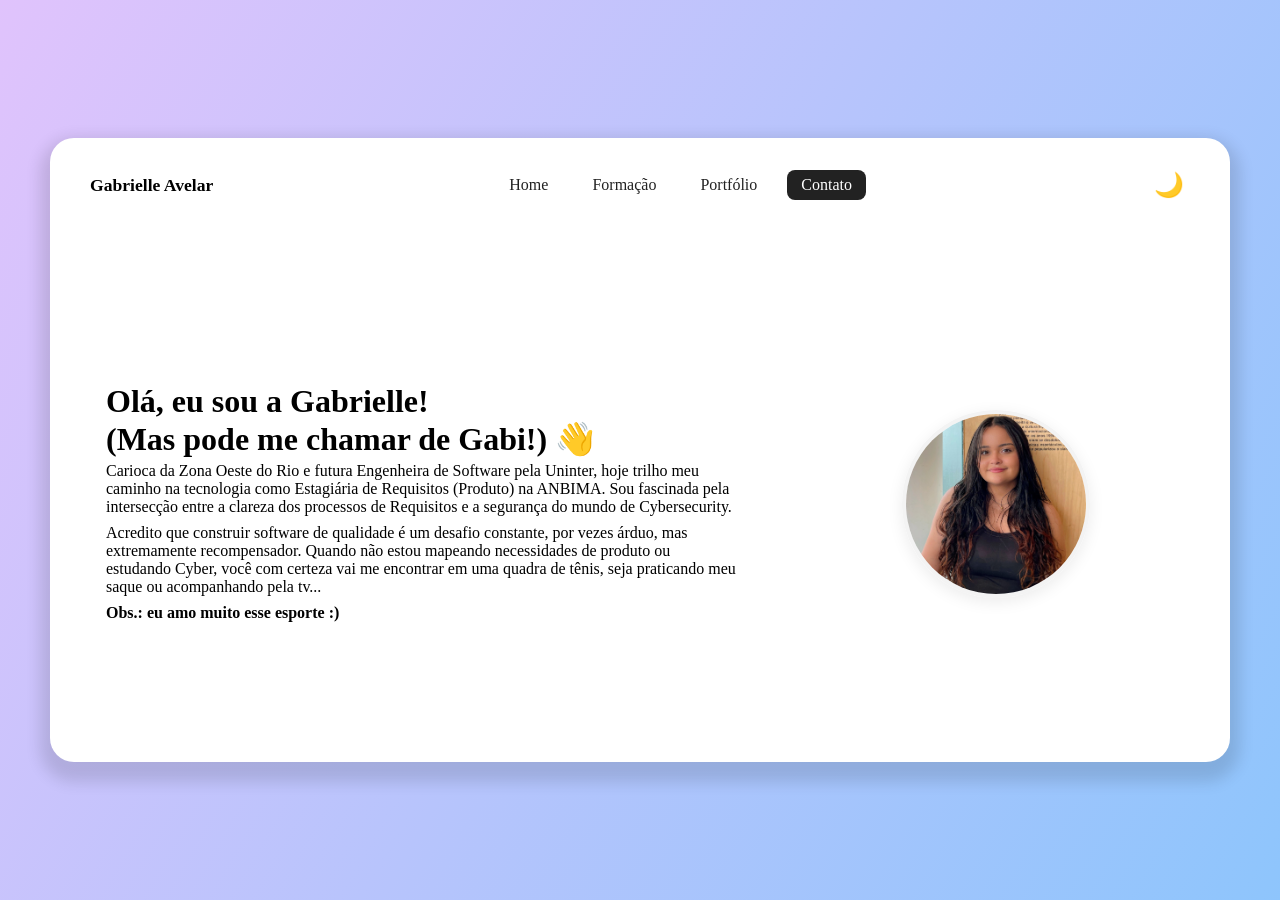
<file: index.html>
<!DOCTYPE html>
<html lang="pt-BR">
<head>
    <meta charset="UTF-8">
    <meta name="viewport" content="width=device-width, initial-scale=1.0">
    <title>Portfólio pessoal - Gabrielle Avelar</title>
    <link rel="stylesheet" href="css/style.css">
</head>
<body>

<!-- Container principal da página -->
<div class="container">

    <!-- Cabeçalho com nome e navegação -->
    <div class="header">
        <span class="nome">Gabrielle Avelar</span>
        <div class="links">
            <a href="index.html">Home</a>
            <a href="formacao.html">Formação</a>
            <a href="portfolio.html">Portfólio</a>
            <a href="contato.html" class="contato">Contato</a>
        </div>
        <button id="theme-toggle">🌙</button>
        <button id="menu-toggle" class="menu-btn">☰</button>
    </div>
    
    <!-- Seção principal com apresentação e foto -->
    <div class="perfil-row">
        <div class="conteudo-perfil">
            <h1>Olá, eu sou a Gabrielle! <br> (Mas pode me chamar de Gabi!) &#128075;</h1>
            
            <p>Carioca da Zona Oeste do Rio e futura Engenheira de Software pela Uninter, hoje trilho meu caminho na tecnologia como Estagiária de Requisitos (Produto) na ANBIMA. Sou fascinada pela intersecção entre a clareza dos processos de Requisitos e a segurança do mundo de Cybersecurity.</p>

            <p>Acredito que construir software de qualidade é um desafio constante, por vezes árduo, mas extremamente recompensador. Quando não estou mapeando necessidades de produto ou estudando Cyber, você com certeza vai me encontrar em uma quadra de tênis, seja praticando meu saque ou acompanhando pela tv...</p>

            <p><strong>Obs.: eu amo muito esse esporte :)</strong></p>
        </div>
        <div class="conteudo-perfil-imagem">
            <img src="imagens/html/1000002217.jpg" alt="Foto de perfil de Gabrielle Avelar">
        </div>
    </div>

</div>

<script src="js/script.js"></script>
</body>
</html>
</file>
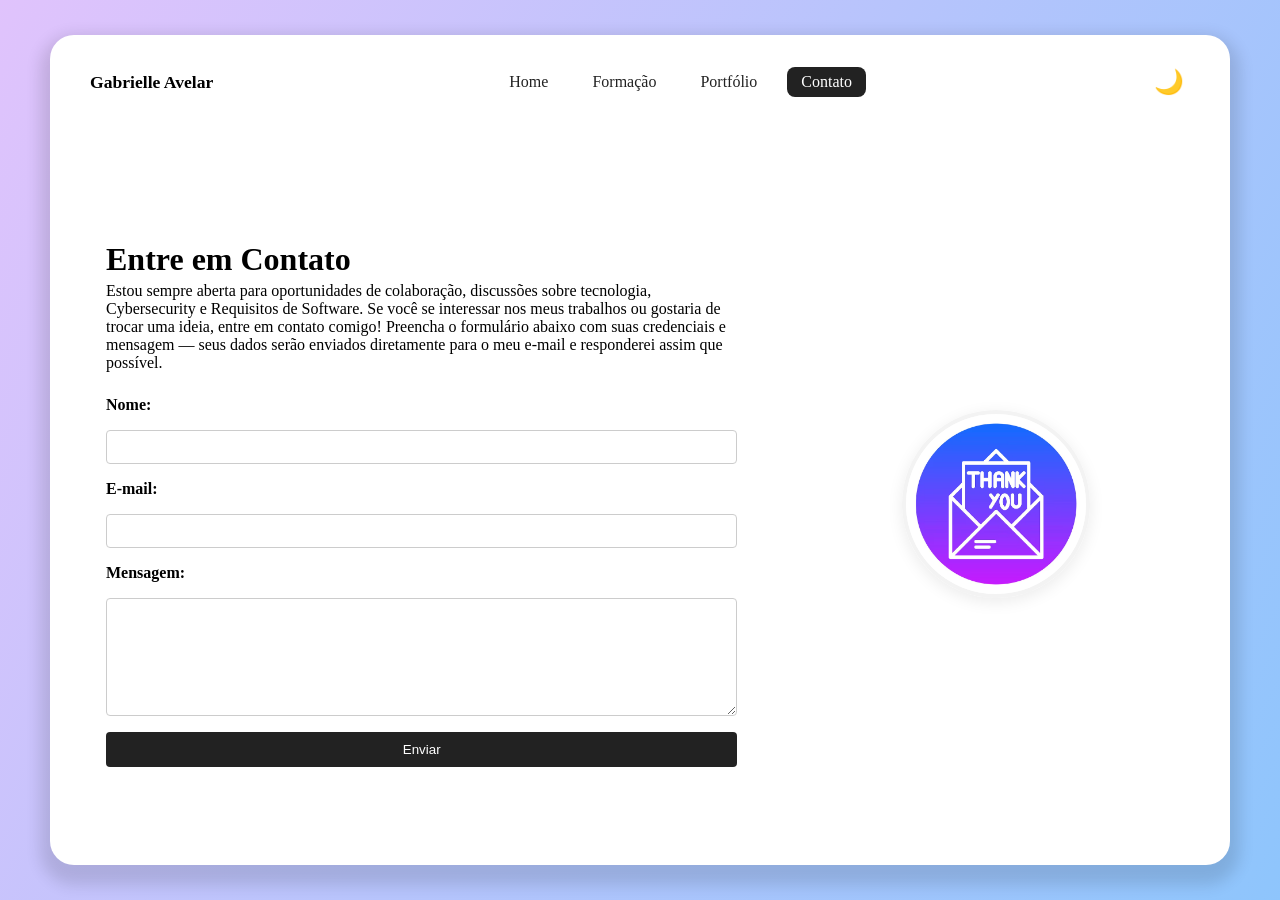
<file: contato.html>
<!DOCTYPE html>
<html lang="pt-BR">
<head>
    <meta charset="UTF-8">
    <meta name="viewport" content="width=device-width, initial-scale=1.0">
    <title>Contato - Gabrielle Avelar</title>
    <link rel="stylesheet" href="css/style.css">
</head>
<body>

<!-- Container principal da página -->
<div class="container">

    <!-- Cabeçalho com nome e navegação -->
    <div class="header">
        <span class="nome">Gabrielle Avelar</span>
        <div class="links">
            <a href="index.html">Home</a>
            <a href="formacao.html">Formação</a>
            <a href="portfolio.html">Portfólio</a>
            <a href="contato.html" class="contato">Contato</a>
        </div>
        <button id="theme-toggle">🌙</button>
        <button id="menu-toggle" class="menu-btn">☰</button>
    </div>
    
    <!-- Seção principal com formulário e imagem -->
    <div class="perfil-row">
        <div class="conteudo-perfil">
            <h1>Entre em Contato</h1>
            <p>Estou sempre aberta para oportunidades de colaboração, discussões sobre tecnologia, Cybersecurity e Requisitos de Software. Se você se interessar nos meus trabalhos ou gostaria de trocar uma ideia, entre em contato comigo! Preencha o formulário abaixo com suas credenciais e mensagem — seus dados serão enviados diretamente para o meu e-mail e responderei assim que possível.</p>
            
            <!-- Formulário de contato -->
            <form id="contact-form">
                <label for="nome">Nome:</label>
                <input type="text" id="nome" name="nome" required>
                
                <label for="email">E-mail:</label>
                <input type="email" id="email" name="email" required>
                
                <label for="mensagem">Mensagem:</label>
                <textarea id="mensagem" name="mensagem" required></textarea>
                
                <button type="submit">Enviar</button>
            </form>
        </div>
        <div class="conteudo-perfil-imagem">
            <img src="imagens/html/Captura de tela 2026-03-21 234036.png" alt="Foto ilustrativa de contato e comunicação">
        </div>
    </div>

</div>

<script src="js/script.js"></script>
</body>
</html>
</file>
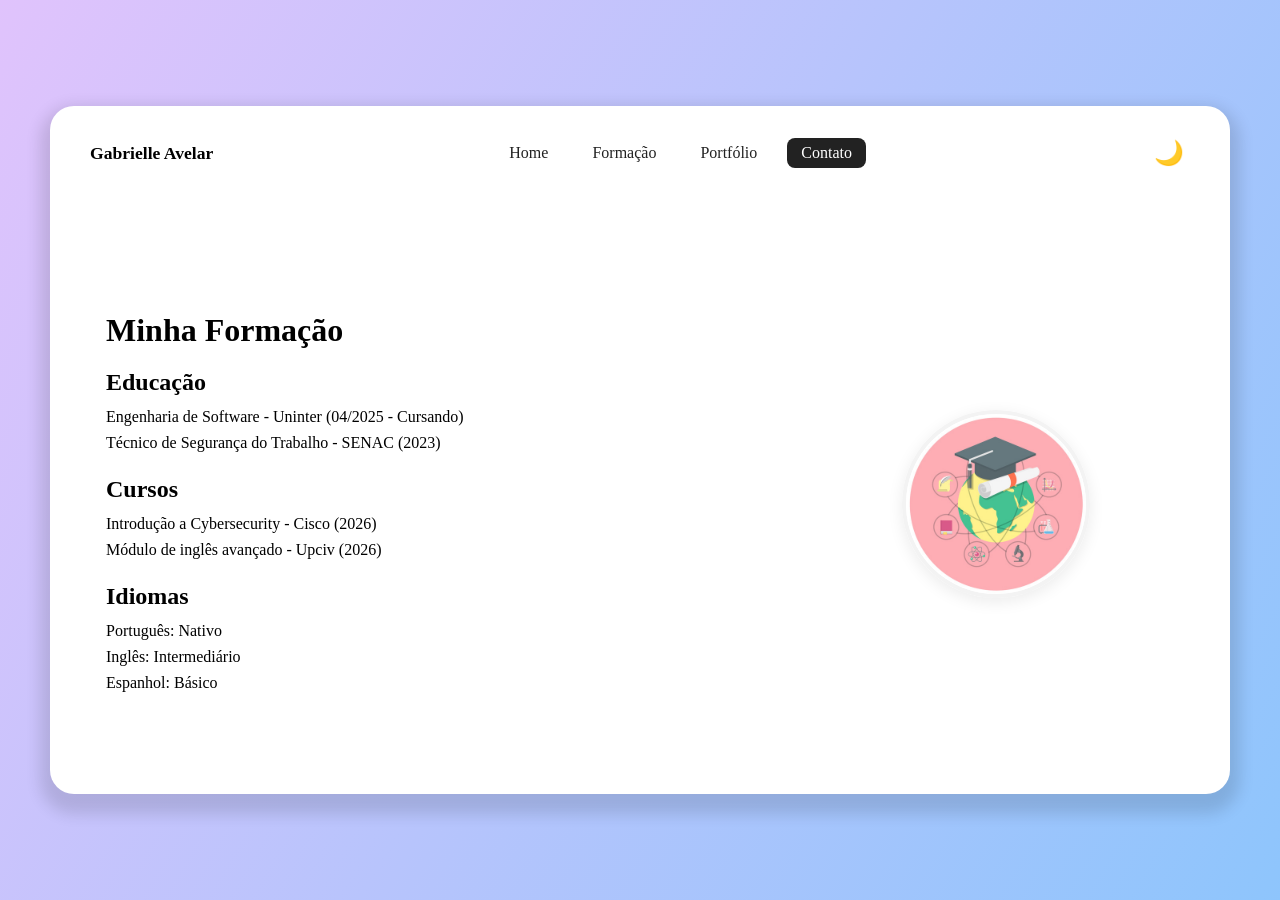
<file: formacao.html>
<!DOCTYPE html>
<html lang="pt-BR">
<head>
    <meta charset="UTF-8">
    <meta name="viewport" content="width=device-width, initial-scale=1.0">
    <title>Formação - Gabrielle Avelar</title>
    <link rel="stylesheet" href="css/style.css">
</head>
<body>

<!-- Container principal da página -->
<div class="container">

    <!-- Cabeçalho com nome e navegação -->
    <div class="header">
        <span class="nome">Gabrielle Avelar</span>
        <div class="links">
            <a href="sobre.html">Home</a>
            <a href="formacao.html">Formação</a>
            <a href="portfolio.html">Portfólio</a>
            <a href="contato.html" class="contato">Contato</a>
        </div>
        <button id="theme-toggle">🌙</button>
        <button id="menu-toggle" class="menu-btn">☰</button>
    </div>
    
    <!-- Seção principal com formação e imagem -->
    <div class="perfil-row">
        <div class="conteudo-perfil">
            <h1>Minha Formação</h1>
            
            <h2>Educação</h2>
            <p>Engenharia de Software - Uninter (04/2025 - Cursando)</p>
            <p>Técnico de Segurança do Trabalho - SENAC (2023)</p>
            
            <h2>Cursos</h2>
            <p>Introdução a Cybersecurity - Cisco (2026) </p>
            <p>Módulo de inglês avançado - Upciv (2026)</p>
            
            <h2>Idiomas</h2>
            <p>Português: Nativo</p>
            <p>Inglês: Intermediário</p>
            <p>Espanhol: Básico</p>
        </div>
        <div class="conteudo-perfil-imagem">
            <img src="imagens/html/28071793-conceptual-illustration-of-international-academic-education-with-a-globe-graduation-cap-and-the.jpg" alt="Foto ilustrativa de educação e formação acadêmica">
        </div>
    </div>

</div>

<script src="js/script.js"></script>
</body>
</html>
</file>
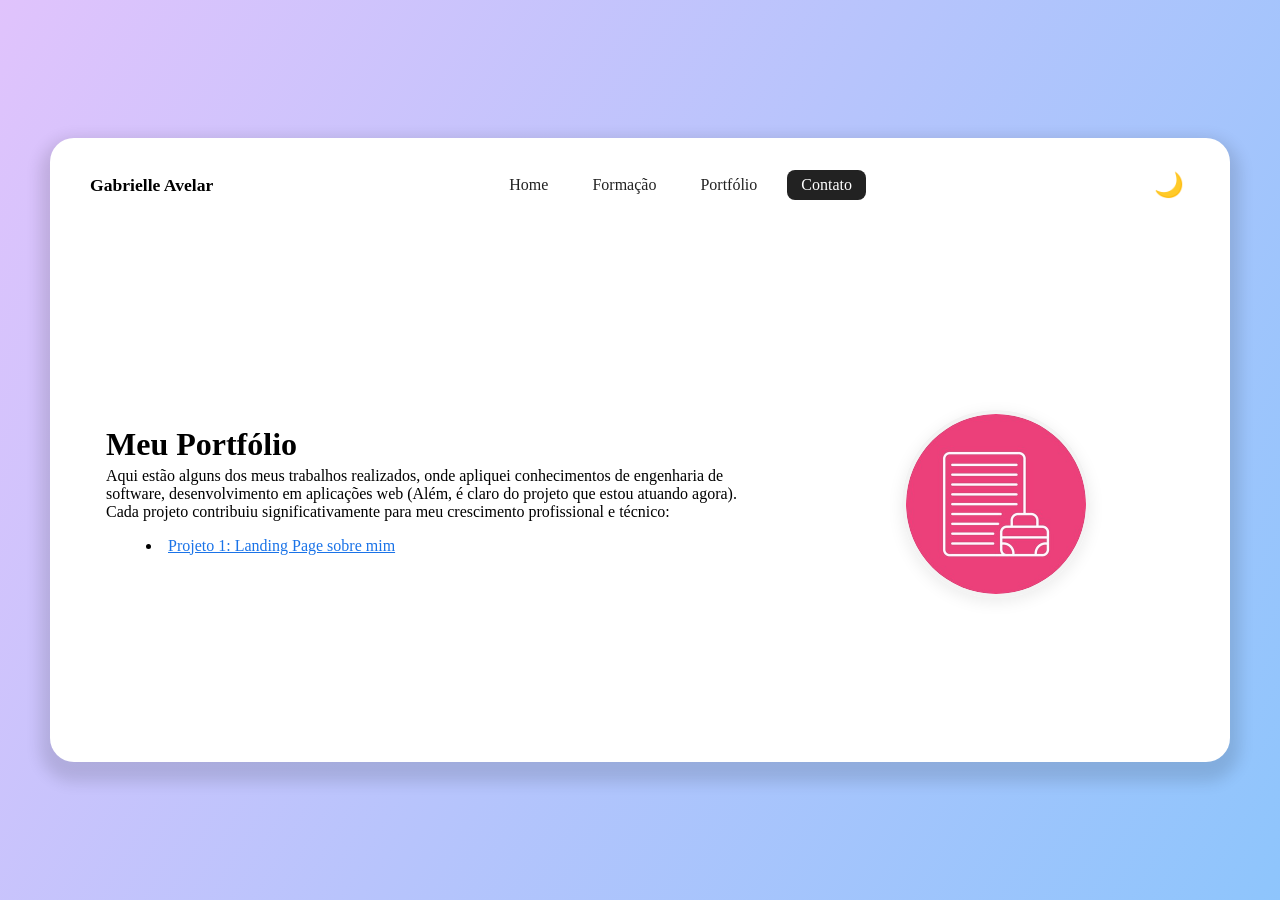
<file: portfolio.html>
<!DOCTYPE html>
<html lang="pt-BR">
<head>
    <meta charset="UTF-8">
    <meta name="viewport" content="width=device-width, initial-scale=1.0">
    <title>Portfólio - Gabrielle Avelar</title>
    <link rel="stylesheet" href="css/style.css">
</head>
<body>

<!-- Container principal da página -->
<div class="container">

    <!-- Cabeçalho com nome e navegação -->
    <div class="header">
        <span class="nome">Gabrielle Avelar</span>
        <div class="links">
            <a href="index.html">Home</a>
            <a href="formacao.html">Formação</a>
            <a href="portfolio.html">Portfólio</a>
            <a href="contato.html" class="contato">Contato</a>
        </div>
        <button id="theme-toggle">🌙</button>
        <button id="menu-toggle" class="menu-btn">☰</button>
    </div>
    
    <!-- Seção principal com portfólio e imagem -->
    <div class="perfil-row">
        <div class="conteudo-perfil">
            <h1>Meu Portfólio</h1>
            <p>Aqui estão alguns dos meus trabalhos realizados, onde apliquei conhecimentos de engenharia de software, desenvolvimento em aplicações web (Além, é claro do projeto que estou atuando agora). Cada projeto contribuiu significativamente para meu crescimento profissional e técnico:</p>
            <ul>
                <li><a href="https://github.com/gabisavelar/trabalho-desenvolvimento-soft.---uninter" target="_blank" class="portfolio-link">Projeto 1: Landing Page sobre mim</a></li>
            </ul>
        </div>
        <div class="conteudo-perfil-imagem">
            <img src="imagens/html/portfolio-icon-vector-image-can-be-used-human-resources_120816-104732.jpg" alt="Foto ilustrativa de um portfólio">
        </div>
    </div>

</div>

<script src="js/script.js"></script>
</body>
</html>
</file>
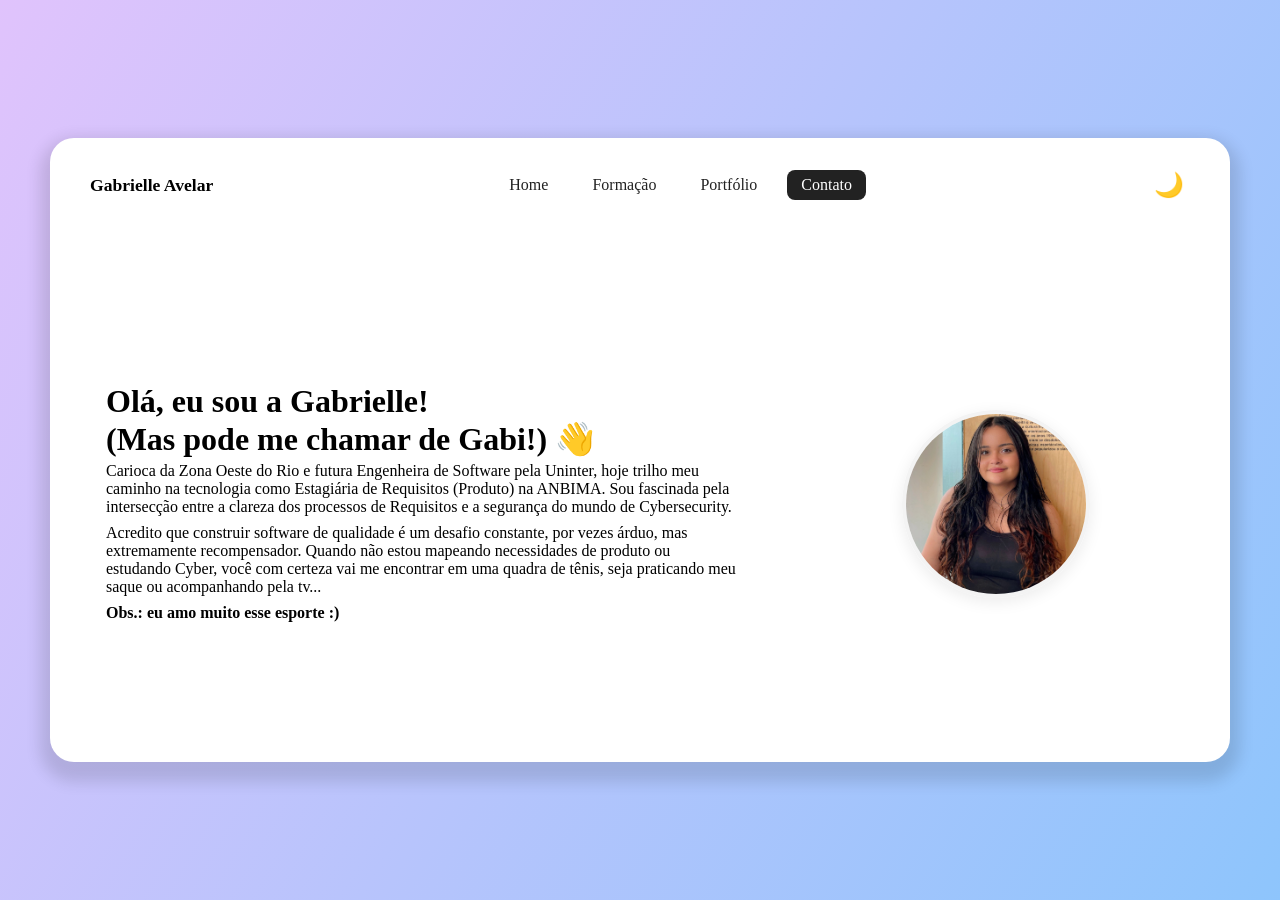
<file: sobre.html>
<!DOCTYPE html>
<html lang="pt-BR">
<head>
    <meta charset="UTF-8">
    <meta name="viewport" content="width=device-width, initial-scale=1.0">
    <title>Portfólio pessoal - Gabrielle Avelar</title>
    <link rel="stylesheet" href="css/style.css">
</head>
<body>

<!-- Container principal da página -->
<div class="container">

    <!-- Cabeçalho com nome e navegação -->
    <div class="header">
        <span class="nome">Gabrielle Avelar</span>
        <div class="links">
            <a href="sobre.html">Home</a>
            <a href="formacao.html">Formação</a>
            <a href="portfolio.html">Portfólio</a>
            <a href="contato.html" class="contato">Contato</a>
        </div>
        <button id="theme-toggle">🌙</button>
        <button id="menu-toggle" class="menu-btn">☰</button>
    </div>
    
    <!-- Seção principal com apresentação e foto -->
    <div class="perfil-row">
        <div class="conteudo-perfil">
            <h1>Olá, eu sou a Gabrielle! <br> (Mas pode me chamar de Gabi!) &#128075;</h1>
            
            <p>Carioca da Zona Oeste do Rio e futura Engenheira de Software pela Uninter, hoje trilho meu caminho na tecnologia como Estagiária de Requisitos (Produto) na ANBIMA. Sou fascinada pela intersecção entre a clareza dos processos de Requisitos e a segurança do mundo de Cybersecurity.</p>

            <p>Acredito que construir software de qualidade é um desafio constante, por vezes árduo, mas extremamente recompensador. Quando não estou mapeando necessidades de produto ou estudando Cyber, você com certeza vai me encontrar em uma quadra de tênis, seja praticando meu saque ou acompanhando pela tv...</p>

            <p><strong>Obs.: eu amo muito esse esporte :)</strong></p>
        </div>
        <div class="conteudo-perfil-imagem">
            <img src="imagens/html/1000002217.jpg" alt="Foto de perfil de Gabrielle Avelar">
        </div>
    </div>

</div>

<script src="js/script.js"></script>
</body>
</html>
</file>
<file: css/style.css>
/* Fundo da página com gradiente suave */
body {
    background: linear-gradient(120deg, #e0c3fc 0%, #8ec5fc 100%);
    min-height: 100vh;
    margin: 0;
    display: flex;
    justify-content: center;
    align-items: center;
}

/* Container principal da página */
.container {
    background: #fff;
    padding: 32px 40px;
    border-radius: 24px;
    box-shadow: 0px 10px 15px 10px rgba(0,0,0,0.12);
    display: flex;
    flex-direction: column;
    align-items: center;
    max-width: 1100px;
    width: calc(100% - 40px);
    margin: 24px auto;
    gap: 48px;
    min-height: 560px;
}

/* Cabeçalho com nome e navegação */
.header {
    width: 100%;
    display: flex;
    justify-content: space-between;
    align-items: center;
    margin-bottom: 80px;
}

/* Linha principal com texto e imagem */
.perfil-row {
    display: flex;
    flex-direction: row;
    align-items: center;
    justify-content: space-between;
    width: 100%;
    gap: 48px;
    margin-bottom: 50px;
    font-family: Georgia, 'Times New Roman', Times, serif;
}

/* Conteúdo textual */
.conteudo-perfil {
    width: 65%;
    display: flex;
    flex-direction: column;
    justify-content: center;
    word-wrap: break-word;
    overflow-wrap: break-word;
    padding: 16px;
    min-height: 320px;
}

/* Espaçamento para títulos h2 */
.conteudo-perfil h2 {
    margin-top: 20px;
    margin-bottom: 8px;
}

/* Espaçamento para parágrafos */
.conteudo-perfil p {
    margin: 4px 0;
}

/* Lista de projetos */
.conteudo-perfil ul {
    list-style-position: inside;
    margin-top: 12px;
}

.conteudo-perfil ul li {
    margin-bottom: 12px;
}

.conteudo-perfil ul li a {
    color: inherit;
    text-decoration: none;
}

/* Estilo para links do portfólio */
.portfolio-link,
.portfolio-link:link,
.portfolio-link:visited,
.portfolio-link:hover,
.portfolio-link:focus,
.portfolio-link:active {
    color: #1a73e8 !important;
    text-decoration: underline !important;
}

.portfolio-link:hover {
    color: #0f51b8 !important;
}

/* Título principal */
.perfil-row h1 {
    margin-top: 0;
    margin-bottom: 0;
}

/* Container da imagem */
.conteudo-perfil-imagem {
    width: 40%;
    display: flex;
    justify-content: center;
    align-items: center;
    height: 200px;
}

/* Estilo das imagens de perfil */
.conteudo-perfil-imagem img {
    border-radius: 50%;
    width: 180px;
    height: 180px;
    object-fit: cover;
    border: 4px solid #f3f3f3;
    box-shadow: 0 4px 16px rgba(0,0,0,0.08);
    justify-content: center;
}

/* Nome no cabeçalho */
.nome {
    font-weight: bold;
    font-size: 1.1rem;
}

/* Links de navegação */
.links a {
    margin-left: 16px;
    text-decoration: none;
    color: #222;
    font-weight: 400;
    border-radius: 8px;
    padding: 6px 14px;
    transition: background 0.2s;
}

.links .contato{
    background: #222;
    color: #fff;
}

.links a:hover {
    background: #f3f3f3;
}

.links .contato:hover {
    background: #757575;
}

/* Estilos do formulário */
form {
    display: flex;
    flex-direction: column;
    gap: 16px;
    width: 100%;
    margin-top: 20px;
}

form label {
    font-weight: bold;
}

form input, form textarea {
    padding: 8px;
    border: 1px solid #ccc;
    border-radius: 4px;
    font-family: inherit;
}

form textarea {
    resize: vertical;
    min-height: 100px;
}

form button {
    padding: 10px;
    background: #222;
    color: #fff;
    border: none;
    border-radius: 4px;
    cursor: pointer;
    transition: background 0.2s;
}

form button:hover {
    background: #444;
}

/* Botão de alternância de tema */
#theme-toggle {
    background: none;
    border: none;
    font-size: 1.5rem;
    cursor: pointer;
    margin-left: 16px;
}

/* Botão do menu mobile */
.menu-btn {
    display: none;
    background: none;
    border: none;
    font-size: 1.5rem;
    cursor: pointer;
    margin-left: 16px;
}

.links {
    display: flex;
}

/* Tema escuro */
body.dark {
    background: linear-gradient(135deg, #1a3a52 0%, #0f1c2e 50%, #1a2a42 100%);
    color: #ecf0f1;
}

body.dark .container {
    background: #34495e;
    color: #ecf0f1;
}

body.dark .links a {
    color: #ecf0f1;
}

body.dark .links a:hover {
    background: #7f8c8d;
}

body.dark .links .contato {
    background: #ecf0f1;
    color: #34495e;
}

body.dark .links .contato:hover {
    background: #bdc3c7;
}

body.dark form input, body.dark form textarea {
    background: #2c3e50;
    color: #ecf0f1;
    border-color: #7f8c8d;
}

/* Responsividade para mobile */
@media (max-width: 768px) {
    .links {
        display: none;
        flex-direction: column;
        position: absolute;
        top: 60px;
        right: 20px;
        background: #fff;
        padding: 16px;
        border-radius: 8px;
        box-shadow: 0 10px 30px rgba(0,0,0,0.3);
    }

    body.dark .links {
        background: #34495e;
        color: #ecf0f1;
    }

    .links.show {
        display: flex;
    }

    .menu-btn {
        display: block;
    }

    .header {
        position: relative;
    }

    .perfil-row {
        flex-direction: column;
        text-align: center;
    }

    .conteudo-perfil, .conteudo-perfil-imagem {
        width: 100%;
    }
}
</file>
